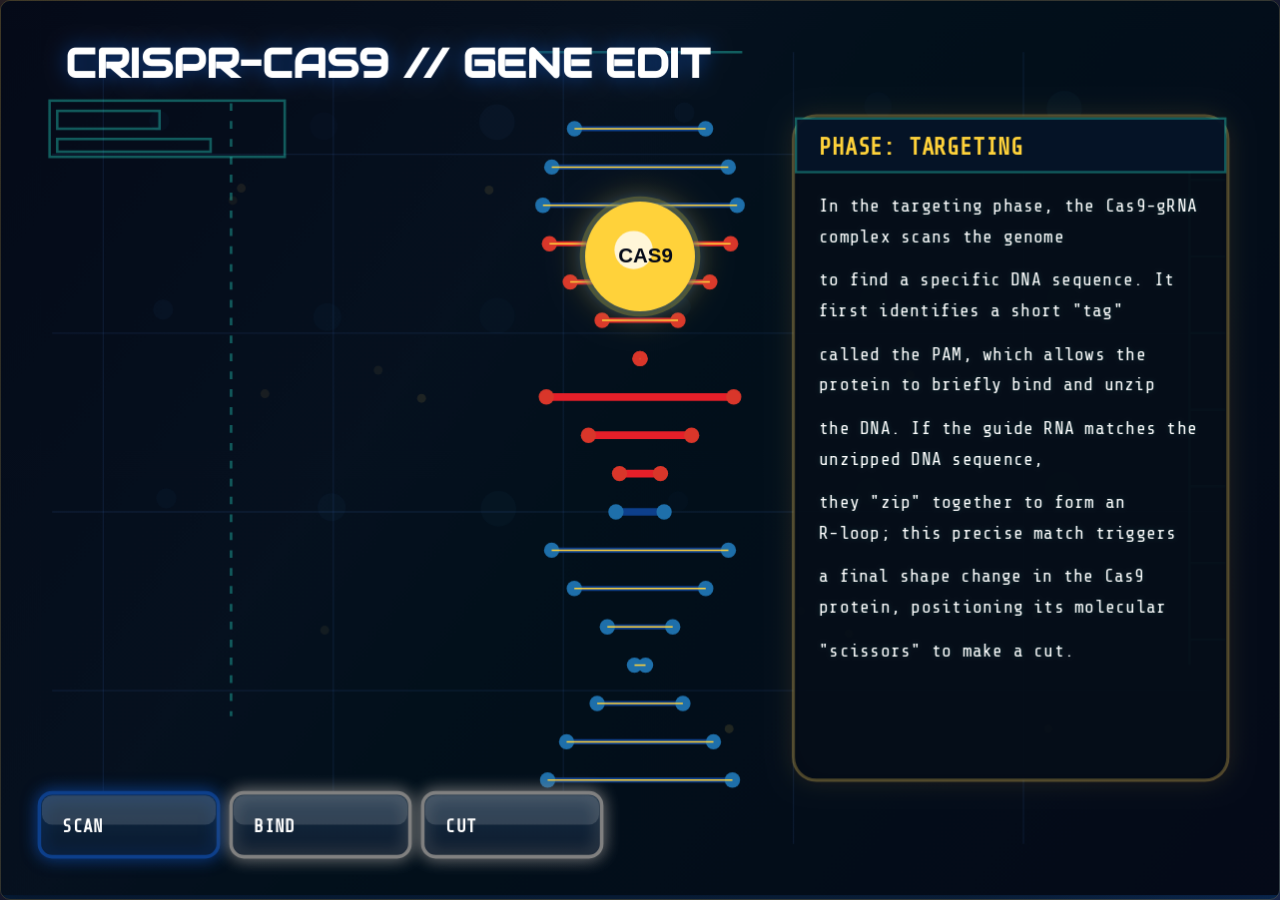
<file: index.html>
<!doctype html>
<html lang="en">
<head>
  <meta charset="utf-8" />
  <meta name="viewport" content="width=device-width,initial-scale=1" />
  <title>CRISPR-CAS9 Mechanism (Web)</title>
  <link rel="preconnect" href="https://fonts.googleapis.com">
  <link rel="preconnect" href="https://fonts.gstatic.com" crossorigin>
  <link href="https://fonts.googleapis.com/css2?family=Audiowide&family=Share+Tech+Mono:wght@400;700&display=swap" rel="stylesheet">
  <link rel="stylesheet" href="styles.css">
</head>
<body>
  <canvas id="canvas" width="1000" height="700"></canvas>
  <script src="crispr.js"></script>
</body>
</html>
</file>
<file: styles.css>
* {
  box-sizing: border-box;
  margin: 0;
  padding: 0;
  font-family: 'Share Tech Mono', 'Audiowide', 'Courier New', monospace;
}

html, body {
  width: 100%;
  height: 100%;
  overflow: hidden;
}

body {
  background: radial-gradient(circle at top left, rgba(255, 210, 90, 0.08), transparent 220px),
              radial-gradient(circle at bottom right, rgba(13, 82, 209, 0.14), transparent 320px),
              linear-gradient(135deg, #050A18 0%, #081427 45%, #0D1D33 100%);
  display: flex;
  align-items: center;
  justify-content: center;
  padding: 0;
}

canvas {
  max-width: 100%;
  max-height: 100%;
  width: 100%;
  height: 100%;
  border-radius: 10px;
  border: 1px solid rgba(255, 210, 90, 0.18);
  box-shadow: 0 0 70px rgba(225, 90, 120, 0.25), inset 0 0 25px rgba(0, 40, 80, 0.55);
  display: block;
}


.container {
  width: 100%;
  height: 100%;
  display: flex;
  flex-direction: column;
  max-width: 1200px;
  margin: auto;
}

.header {
  background: rgba(0, 255, 255, 0.05);
  border-bottom: 2px solid rgba(0, 255, 255, 0.3);
  padding: 12px 16px;
  text-align: center;
  flex-shrink: 0;
}

.header h1 {
  color: #00FFFF;
  font-size: clamp(18px, 5vw, 28px);
  margin: 4px 0;
  text-shadow: 0 0 10px rgba(0, 255, 255, 0.5);
  letter-spacing: 2px;
}

.subtitle {
  color: #8DD3FF;
  font-size: clamp(12px, 3vw, 14px);
  margin: 2px 0 0 0;
  font-weight: normal;
}

.canvas-wrapper {
  flex: 1;
  display: flex;
  align-items: center;
  justify-content: center;
  padding: 8px;
  min-height: 0;
  background: linear-gradient(180deg, #0A0F19 0%, #141927 100%);
}

.footer {
  background: rgba(0, 255, 255, 0.05);
  border-top: 2px solid rgba(0, 255, 255, 0.3);
  padding: 8px 16px;
  text-align: center;
  font-size: clamp(11px, 2.5vw, 12px);
  color: #8DD3FF;
  flex-shrink: 0;
}

/* Mobile-specific adjustments */
@media (max-width: 640px) {
  .header {
    padding: 8px 12px;
  }
  
  .canvas-wrapper {
    padding: 4px;
  }
  
  .footer {
    padding: 6px 12px;
  }
}

@media (max-height: 600px) {
  .header,
  .footer {
    padding: 6px 12px;
  }
  
  .header h1 {
    font-size: 16px;
    margin: 2px 0;
  }
  
  .subtitle {
    display: none;
  }
}
</file>
